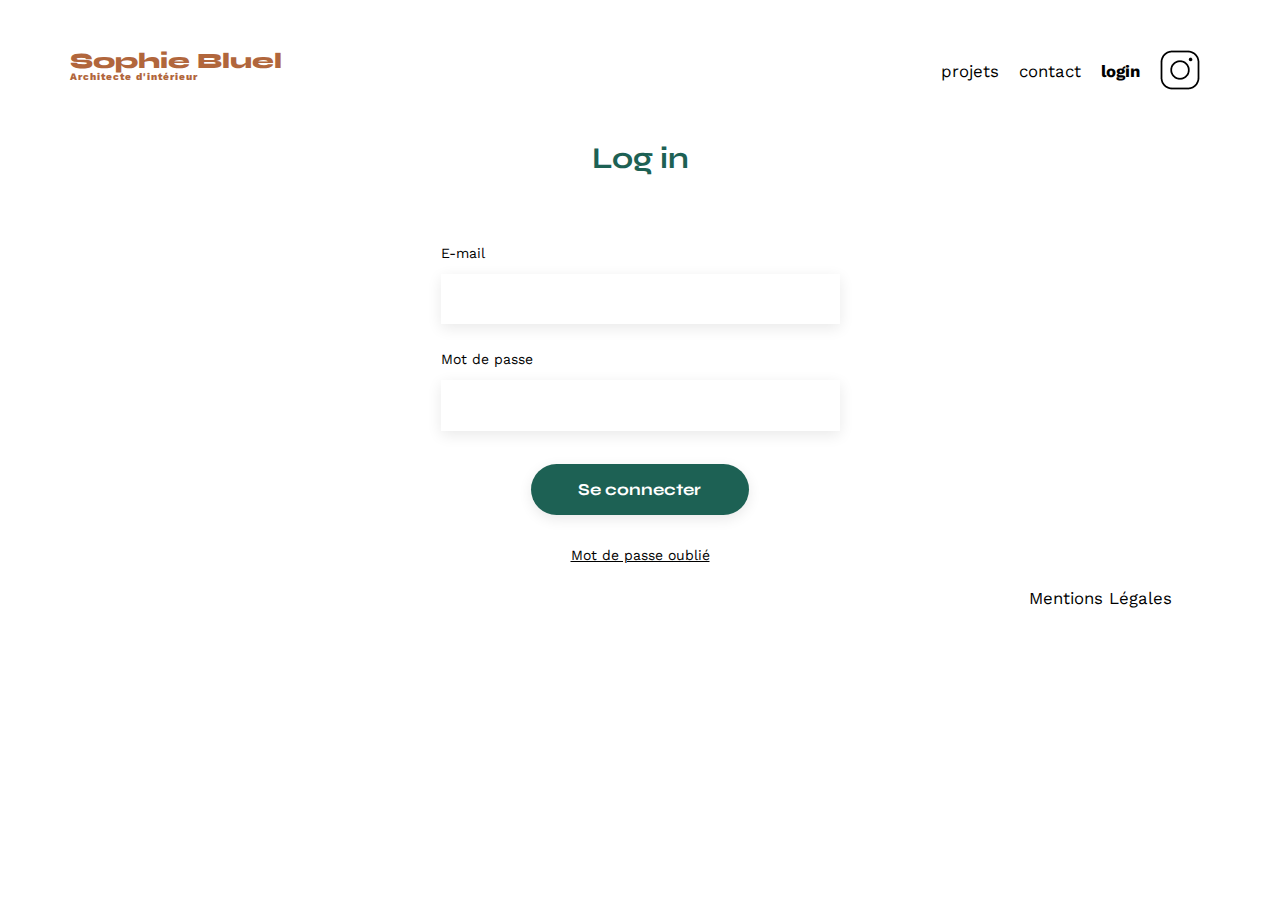
<file: login.html>
<!DOCTYPE html>
<html lang="fr">
	<head>
		<meta charset="UTF-8">
		<title>Sophie Bluel - Architecte d'intérieur</title>
		<meta name="viewport" content="width=device-width, initial-scale=1.0">
		<link rel="preconnect" href="https://fonts.googleapis.com">
		<link rel="preconnect" href="https://fonts.gstatic.com" crossorigin>
		<link href="https://fonts.googleapis.com/css2?family=Syne:wght@700;800&family=Work+Sans&display=swap" rel="stylesheet">
		<meta name="description" content="">
		<link rel="stylesheet" href="./css/style.css">
		<script type="module" src="./js/login.js"></script>
	</head>

	<body>
		<header>
			<h1>Sophie Bluel <span>Architecte d'intérieur</span></h1>
			<nav>
				<ul>
					<li><a href="index.html">projets</a></li>
					<li><a href="index.html#contact">contact</a></li>
					<li><a href="#" id="loginButton" class="bold">login</a></li>
					<li><img src="./assets/icons/instagram.png" alt="Instagram"></li>
				</ul>
			</nav>
		</header>

		<main>
			<section id="login">
				<h2>Log in</h2>
				<form action="#" method="post">
					<label for="mail">E-mail</label>
					<input type="email" name="mail" id="mail">
					<label for="pw">Mot de passe</label>
					<input type="password" name="pw" id="pw">
					<input type="submit" value="Se connecter" id="connect">
				</form>
				<a href="#">Mot de passe oublié</a>
			</section>
		</main>

		<footer>
			<nav>
				<ul>
					<li>Mentions Légales</li>
				</ul>
			</nav>
		</footer>
	</body>
</html>
</file>
<file: css/style.css>
/* http://meyerweb.com/eric/tools/css/reset/
   v2.0 | 20110126
   License: none (public domain)
*/

html, body, div, span, applet, object, iframe,
h1, h2, h3, h4, h5, h6, p, blockquote, pre,
a, abbr, acronym, address, big, cite, code,
del, dfn, em, img, ins, kbd, q, s, samp,
small, strike, strong, sub, sup, tt, var,
b, u, i, center,
dl, dt, dd, ol, ul, li,
fieldset, form, label, legend,
table, caption, tbody, tfoot, thead, tr, th, td,
article, aside, canvas, details, embed,
figure, figcaption, footer, header, hgroup,
menu, nav, output, ruby, section, summary,
time, mark, audio, video {
	margin: 0;
	padding: 0;
	border: 0;
	font-size: 100%;
	font: inherit;
	vertical-align: baseline;
}
/* HTML5 display-role reset for older browsers */
article, aside, details, figcaption, figure,
footer, header, hgroup, menu, nav, section {
	display: block;
}
body {
	line-height: 1;
}
ol, ul {
	list-style: none;
}
blockquote, q {
	quotes: none;
}
blockquote:before, blockquote:after,
q:before, q:after {
	content: '';
	content: none;
}
table {
	border-collapse: collapse;
	border-spacing: 0;
}
/** end reset css**/
body {
	max-width: 1140px;
	margin:auto;
	font-family: 'Work Sans' ;
	font-size: 14px;
}
header {
	display: flex;
	justify-content: space-between;
	margin: 50px 0
}
section {
	margin: 50px 0
}

h1{
	display: flex;
	flex-direction: column;
	font-family: 'Syne';
	font-size: 22px;
	font-weight: 800;
	color: #B1663C
}

h1 > span {
	font-family: 'Work Sans';
	font-size:10px;
	letter-spacing: 0.1em;
;
}

h2{
	font-family: 'Syne';
	font-weight: 700;
	font-size: 30px;
	color: #1D6154
}
nav ul {
	display: flex;
	align-items: center;
	list-style-type: none;

}
nav li {
	padding: 0 10px;
	font-size: 1.2em;
}

li:hover {
	color: #B1663C;
}
#introduction {
	display: flex;
	align-items: center;
}
#introduction figure {
	flex: 1
}
#introduction img {
	display: block;
	margin: auto;
	width: 80%;
}

#introduction article {
	flex: 1
}
#introduction h2 {
	margin-bottom: 1em;
}

#introduction p {
	margin-bottom: 0.5em;
}

.gallery {
	width: 100%;
	display: grid;
	grid-template-columns: 1fr 1fr 1fr;
	grid-column-gap: 20px;
	grid-row-gap: 20px;
}

.gallery img {
	width: 100%;
}

input[type="text"],
input[type="email"],
input[type="password"] {
	padding: 0 .5em;
}

#contact {
	width: 50%;
	margin: auto;
}

#contact > * {
	text-align: center;

}

#contact h2{
	margin-bottom: 20px;
}

#contact form {
	text-align: left;
	margin-top:30px;
	display: flex;
	flex-direction: column;
}

#contact input {
	height: 50px;
	font-size: 1.2em;
	border: none;
	box-shadow: 0px 4px 14px rgba(0, 0, 0, 0.09);
}

#contact label {
	margin: 2em 0 1em 0;
}

#contact textarea {
	border: none;
	box-shadow: 0px 4px 14px rgba(0, 0, 0, 0.09);
}

.unpressed {
	font-family: 'Syne';
	font-weight: 700;
	color: #1D6154;
	background-color: white;
	margin : 2em .5em;
	text-align: center;
	border: .15em solid #1D6154;
	border-radius: 60px;
	padding: .5em 2em;
}

.unpressed:hover {
	background-color: #adeee2;
	cursor: pointer;
	transition: all .3s ease-in-out;
}

.pressed {
	font-family: 'Syne';
	font-weight: 700;
	color: white;
	background-color: #1D6154;
	margin : 2em .5em;
	text-align: center;
	border-radius: 3em;
	padding: .5em 2em;
	border: none;
}

input[type="submit"] {
	font-family: 'Syne';
	font-weight: 700;
	color: white;
	background-color: #1D6154;
	margin : 2em auto;
	width: 13em;
	text-align: center;
	border-radius: 3.5em;
	cursor: pointer;
}

footer nav ul {
	display: flex;
	justify-content: flex-end;
	margin: 2em;
}

.filterList {
	display: flex;
	justify-content: center;
	flex-flow: row wrap;
	list-style-type: none;
}

a {
	text-decoration: none;
	color: inherit;
}

b {
	font-weight: bold;
}

#login {
	width: 35%;
	margin: auto;
}

#login > * {
	text-align: center;

}

#login h2{
	margin-bottom: 1.5em;
}

#login form {
	text-align: left;
	margin-top: 2em;
	display: flex;
	flex-direction: column;
}

#login input {
	height: 3em;
	font-size: 1.2em;
	border: none;
	box-shadow: 0px 4px 14px rgba(0, 0, 0, 0.09);
}

#login label {
	margin: 2em 0 1em 0;
}

#login a {
	display: flex;
	justify-content: center;
	text-decoration: underline;
}

.error {
	color: red;
	text-shadow: red 1px 0 4px;
}

.success {
	color: green;
	text-shadow: green 1px 0 4px;
}

.bold {
	font-weight: bold;
}

.banner {
	display: flex;
	background-color: black;
	width: 100%;
	height: 3em;
	max-width: initial;
	color: white;
	font-family: 'Work Sans';
	align-items: center;
	justify-content: center;
	gap: 2.5em;
	/* doit passer au-dessus des modales */
	position: relative;
	z-index: 2;
}

.banner p {
	display: flex;
	font-size: 16px;
	gap: .5em;

	/* center icon with text */
	align-items: center;
}

.banner button {
	background-color: white;
	font-family: inherit;
	font-size: 14px;
	color: black;
	padding: .7em 1.3em;
	outline: none;
	border-radius: 4em;
	font-weight: bold;
	cursor: pointer;
}

#introduction .editButton {
	display: flex;
	gap: .5em;
	margin: .9em auto;
	/* aligner avec la photo */
	width: 80%;
	align-items: center;
}

#portfolio h2 {
	display: flex;
	margin-bottom: 1em;
	gap: .5em;
	justify-content: center;
	align-items: center;
}

#portfolio .editButton {
	display: flex;
	font-family: 'Work Sans';
	font-size: 14px;
	font-weight: lighter;
	color: black;
	gap: .5em;
	cursor: pointer;
	margin: .9em 1em;
	align-items: center;
}

.modal {
	display: none;
	position: fixed;
	z-index: 1;
	left: 0;
	top: 0;
	width: 100%;
	height: 100%;
	background-color: rgba(0,0,0,.3);

	/* when flex */
	justify-content: center;
	align-items: center;

	animation: fadeIn .3s both;
}

.modal-wrapper {
	background-color: white;
	padding: 2em 2.5em;
	border-radius: .6em;
	box-sizing: border-box;
	max-width: 50em;
	/* height: 60%; */
	animation: slideIn .3s both;
}

#modalWindow h2 {
	display: flex;
	justify-content: center;
	font: 26px 'Work Sans';
	font-weight: lighter;
	color: black;
	margin: 1em auto 1em auto;
}

#modalWindow button[id="closeButton"] {
	float: right;
	font-size: 20px;
	outline: none;
	border: none;
	background-color: white;
	padding: 0;
	cursor: pointer;
}

/*  empêcher le clic sur les icones fontawesome
	de déclencher un pointer event (confort de code) */
i {
	pointer-events: none;
}

.modal-main {
	margin: 0 4.5em;
}

.modal-main-gallery {
	display: grid;
	grid-template-columns: repeat(5, 1fr);
	grid-column-gap: .5em;
	grid-row-gap: .5em;
	border-bottom: .2em solid #B3B3B3;
	margin-bottom: 3em;
}

.modal-main figure {
	display: flex;
	flex-direction: column;
	margin-bottom: .5em;
}

.modal-main figure:last-child {
	margin-bottom: 3em;
}

.modal-main img {
	width: 100%;
	margin-bottom: .4em;
}

#modalWindow button {
	display: flex;
	margin: auto;
	border: none;
	font: 16px 'Syne', serif;
	padding: .6em 3em;
	cursor: pointer;
}

#modalWindow #addButton {
	font: 14px 'Syne', serif;
}

#modalWindow a {
	display: flex;
	justify-content: center;
	margin: 2em;
	font: 14px 'Syne', serif;
	color: #D65353;
}

#modalWindow .options {
	display: flex;
	flex-flow: row nowrap;
	position: absolute;
	gap: .3em;
}

/* Ajouter le bouton "move" au survol */
#modalWindow .modal-main figure #move {
	display: none;
}

#modalWindow .modal-main figure:hover #move {
	display: flex;
}

#modalWindow .modal-main figure:hover .optionsButton {
	left: 2.85em;
}

#modalWindow .optionsButton {
	position: relative;
	justify-content: flex-end;
	background-color: black;
	border-radius: .2em;
	padding: 0;
	width: 1.2em;
	height: 1.2em;
	top: .4em;
	left: 4.3em;
	margin: 0;
	justify-content: center;
	align-items: center;
}

#modalWindow .optionsButton i {
	pointer-events: none;
	color: white;
	font-size: 11px;
}

#modalWindow .promptContainer {
	display: grid;
	grid-template-columns: 2fr 1fr;
	row-gap: 1.3em;
	column-gap: .5em;
	width: 100%;
	position: relative;
	top: -50%;
	background-color: rgba(0, 0, 0, 0.5);
	color: white;
	border-radius: .2em;
	padding: .5em 0;
}

#modalWindow .promptContainer p {
	grid-row: 1 / 3;
	grid-column: 1 / 3;
	text-align: center;
}

#modalWindow .promptContainer #yes {
	padding: 0 .5em;
	width: 100%;
	background-color: #1D6154;
	color: white;
	font-family: 'Work Sans';
	font-weight: lighter;
	border-radius: .3em;
	font-size: 12px;
	justify-content: center;

	grid-row: 2 / 2;
	grid-column: 1 / 2;
}

#modalWindow .promptContainer #no {
	padding: 0 .5em;
	width: 100%;
	background-color: #D65353;
	color: white;
	font-family: 'Work Sans';
	font-weight: lighter;
	border-radius: .3em;
	font-size: 12px;
	justify-content: center;
	
	grid-row: 2 / 3;
	grid-column: 2 / 3;
}

#modalWindow button[id="backButton"] {
	display: none;
	float: left;
	font-size: 18px;
	outline: none;
	border: none;
	background-color: white;
	padding: 0;
	cursor: pointer;
}

#modalWindow .modal-upload {
	display: none;
	flex-direction: column;
	/* width: 100%; */
	width: 30em;
	margin: 0 4.5em;
}

#modalWindow .modal-upload p {
	text-align: center;
	margin: 1em auto;
}

#modalWindow form {
	border-bottom: .2em solid #B3B3B3;
}

#modalWindow .photoContainer {
	display: flex;
	justify-content: center;
	width: 100%;
	flex-flow: column nowrap;
	background-color: #E8F1F7;
	border-radius: .2em;
	padding: 0;
	height: 13em;
}

#modalWindow .photoContainer #previewImage {
	width: 100%;
	height: 100%;
	object-fit: scale-down;
}

#modalWindow .photoContainer i {
	color: #B9C5CC;
	font-size: 60px;
	margin: .3em auto;
}

#modalWindow .photoContainer button {
	color: #306685;
	font: 14px 'Work Sans', sans-serif;
	font-weight: bold;
	font-size: 14px;
	border-radius: 3em;
	padding: .7em 2.3em;
	background-color: #CBD6DC;
}

#modalWindow .photoContainer p {
	margin: .5em auto;
	font: 10px 'Work Sans', sans-serif;
}

#modalWindow form {
	text-align: left;
	display: flex;
	flex-direction: column;
	font: 12px 'Work Sans', sans-serif;
	padding-bottom: 3em;
}

#modalWindow form label {
	font: 14px 'Work Sans', sans-serif;
	font-weight: bold;
	margin: .5em 0;
}

#modalWindow form input[type="text"] {
	height: 3em;
	font-size: 1.2em;
	border: none;
	box-shadow: 0px 4px 14px rgba(0, 0, 0, 0.09);
	margin-bottom: 1em;
}

#modalWindow form #fileLabel {
	margin: auto;
	padding: .7em 3em;
	background-color: #CBD6DC;
	border-radius: 3em;
	color: #306685;
	cursor: pointer;
}

#modalWindow input[type="file"] {
	display: none;
}

#modalWindow form select {
	font: 2px 'Work Sans', sans-serif;
	height: 3em;
	font-size: 1.2em;
	border: none;
	box-shadow: 0px 4px 14px rgba(0, 0, 0, 0.09);
}

#modalWindow .modal-upload input[type="submit"] {
	padding: .6em 3em;
	border: none;
}

#modalWindow .modal-upload input[type="submit"]:disabled {
	background-color: #A7A7A7;
	cursor:default;
}

/* Animation */
#modalWindow[aria-hidden="true"] {
	animation-name: fadeOut;
}

#modalWindow[aria-hidden="true"] .modal-wrapper {
	animation-name: slideOut;
}

@keyframes fadeIn {
	from {opacity: 0;}
	to {opacity: 1;}
}

@keyframes fadeOut {
	from {opacity: 1;}
	to {opacity: 0;}
}

@keyframes slideIn {
	from {transform: translateY(-4em);}
	to {transform: translateY(0);}
}

@keyframes slideOut {
	from {transform: translateY(0);}
	to {transform: translateY(4em);}
}
</file>
